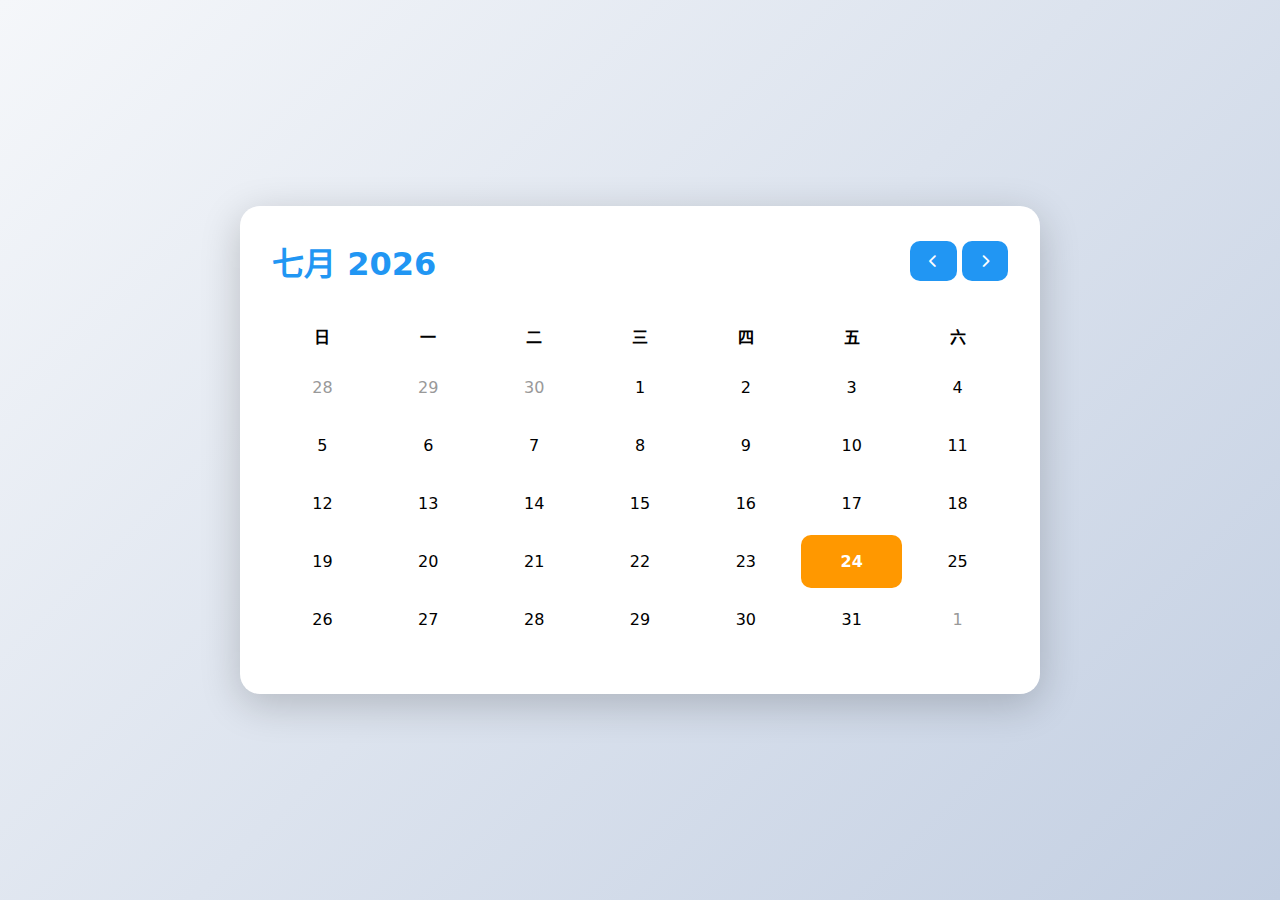
<file: calendar.html>
<!DOCTYPE html>
<html lang="zh-CN">
<head>
    <meta charset="UTF-8">
    <meta name="viewport" content="width=device-width, initial-scale=1.0">
    <title>高级交互式日历</title>
    <link rel="stylesheet" href="https://cdnjs.cloudflare.com/ajax/libs/font-awesome/6.0.0/css/all.min.css">
    <style>
        :root {
            --primary-color: #2196F3;
            --secondary-color: #FF9800;
            --bg-color: #ffffff;
            --text-color: #333333;
            --empty-day-color: #999999;
            --hover-color: #f0f0f0;
        }

        * {
            box-sizing: border-box;
            margin: 0;
            padding: 0;
        }

        body {
            font-family: 'Segoe UI', system-ui;
            background: linear-gradient(135deg, #f5f7fa 0%, #c3cfe2 100%);
            min-height: 100vh;
            display: flex;
            justify-content: center;
            align-items: center;
        }

        .calendar-container {
            background: var(--bg-color);
            border-radius: 20px;
            box-shadow: 0 10px 40px rgba(0,0,0,0.2);
            padding: 2rem;
            width: 90%;
            max-width: 800px;
            position: relative;
            overflow: hidden;
        }

        .calendar-header {
            display: flex;
            justify-content: space-between;
            align-items: center;
            margin-bottom: 2rem;
        }

        .month-year {
            font-size: 2rem;
            color: var(--primary-color);
            font-weight: 600;
        }

        .nav-buttons button {
            background: var(--primary-color);
            border: none;
            color: white;
            padding: 0.8rem 1.2rem;
            border-radius: 10px;
            cursor: pointer;
            transition: transform 0.2s;
        }

        .nav-buttons button:hover {
            transform: scale(1.05);
        }

        .calendar-grid {
            display: grid;
            grid-template-columns: repeat(7, 1fr);
            gap: 5px;
            margin-bottom: 1rem;
        }

        .calendar-day {
            padding: 1rem;
            text-align: center;
            border-radius: 10px;
            cursor: pointer;
            transition: all 0.2s;
            position: relative;
            background: transparent;
            border: 1px solid transparent;
        }

        .calendar-day:hover {
            background: var(--hover-color);
        }

        .calendar-day.today {
            background: var(--secondary-color);
            color: white;
            font-weight: bold;
        }

        .calendar-day.empty {
            color: var(--empty-day-color);
            cursor: default;
        }

        .calendar-day.empty:hover {
            background: transparent;
        }

        .calendar-day.selected {
            border: 2px solid var(--primary-color);
            box-sizing: border-box;
        }

        .weekday-header {
            font-weight: bold;
            text-align: center;
            padding: 0.5rem;
        }

        @media (max-width: 600px) {
            .calendar-container {
                padding: 1rem;
            }
            
            .month-year {
                font-size: 1.5rem;
            }
        }
    </style>
</head>
<body>
    <div class="calendar-container">
        <div class="calendar-header">
            <div class="month-year" id="monthYear"></div>
            <div class="nav-buttons">
                <button onclick="changeMonth(-1)"><i class="fas fa-chevron-left"></i></button>
                <button onclick="changeMonth(1)"><i class="fas fa-chevron-right"></i></button>
            </div>
        </div>

        <div class="calendar-grid" id="calendarGrid"></div>
    </div>

    <script>
        let currentDate = new Date();
        let selectedDate = null;

        function generateCalendar() {
            const calendarGrid = document.getElementById('calendarGrid');
            calendarGrid.innerHTML = '';
            
            const monthYear = document.getElementById('monthYear');
            const monthNames = ['一月', '二月', '三月', '四月', '五月', '六月', 
                              '七月', '八月', '九月', '十月', '十一月', '十二月'];
            
            monthYear.textContent = `${monthNames[currentDate.getMonth()]} ${currentDate.getFullYear()}`;

            const firstDay = new Date(currentDate.getFullYear(), currentDate.getMonth(), 1);
            const lastDay = new Date(currentDate.getFullYear(), currentDate.getMonth() + 1, 0);
            const daysInMonth = lastDay.getDate();
            const startingDay = firstDay.getDay();
            
            // 生成星期标题
            const weekdays = ['日', '一', '二', '三', '四', '五', '六'];
            for (let i = 0; i < weekdays.length; i++) {
                const weekdayElement = document.createElement('div');
                weekdayElement.className = 'weekday-header';
                weekdayElement.textContent = weekdays[i];
                calendarGrid.appendChild(weekdayElement);
            }

            // 获取上个月的最后几天
            const prevMonthLastDay = new Date(currentDate.getFullYear(), currentDate.getMonth(), 0).getDate();
            
            // 生成上个月的末尾几天（灰色显示）
            for (let i = 0; i < startingDay; i++) {
                const day = prevMonthLastDay - startingDay + i + 1;
                const dayElement = document.createElement('div');
                dayElement.className = 'calendar-day empty';
                dayElement.textContent = day;
                calendarGrid.appendChild(dayElement);
            }

            // 生成当前月的日期
            for (let day = 1; day <= daysInMonth; day++) {
                const date = new Date(currentDate.getFullYear(), currentDate.getMonth(), day);
                const dayElement = document.createElement('div');
                dayElement.className = 'calendar-day';
                dayElement.textContent = day;
                
                if (isToday(date)) {
                    dayElement.classList.add('today');
                }
                
                if (selectedDate && isSameDate(date, selectedDate)) {
                    dayElement.classList.add('selected');
                }
                
                dayElement.onclick = () => selectDate(date);
                
                calendarGrid.appendChild(dayElement);
            }

            // 计算需要补充的下个月日期数量
            const totalCells = startingDay + daysInMonth;
            const remainingCells = totalCells % 7 === 0 ? 0 : 7 - (totalCells % 7);
            
            // 生成下个月的开始几天（灰色显示）
            for (let i = 1; i <= remainingCells; i++) {
                const dayElement = document.createElement('div');
                dayElement.className = 'calendar-day empty';
                dayElement.textContent = i;
                calendarGrid.appendChild(dayElement);
            }
        }

        function changeMonth(offset) {
            currentDate.setMonth(currentDate.getMonth() + offset);
            generateCalendar();
        }

        function selectDate(date) {
            selectedDate = date;
            
            // 如果选择的日期不在当前显示的月份，切换到那个月份
            if (date.getMonth() !== currentDate.getMonth() || 
                date.getFullYear() !== currentDate.getFullYear()) {
                currentDate = new Date(date);
                generateCalendar();
            } else {
                // 只是更新选中状态
                const days = document.querySelectorAll('.calendar-day:not(.empty)');
                days.forEach(day => {
                    day.classList.remove('selected');
                });
                
                const selectedDay = Array.from(days).find(day => 
                    parseInt(day.textContent) === date.getDate());
                if (selectedDay) {
                    selectedDay.classList.add('selected');
                }
            }
        }

        function isToday(date) {
            const today = new Date();
            return date.getDate() === today.getDate() && 
                   date.getMonth() === today.getMonth() && 
                   date.getFullYear() === today.getFullYear();
        }

        function isSameDate(date1, date2) {
            return date1.getDate() === date2.getDate() && 
                   date1.getMonth() === date2.getMonth() && 
                   date1.getFullYear() === date2.getFullYear();
        }

        // 初始化
        generateCalendar();
    </script>
</body>
</html>
</file>
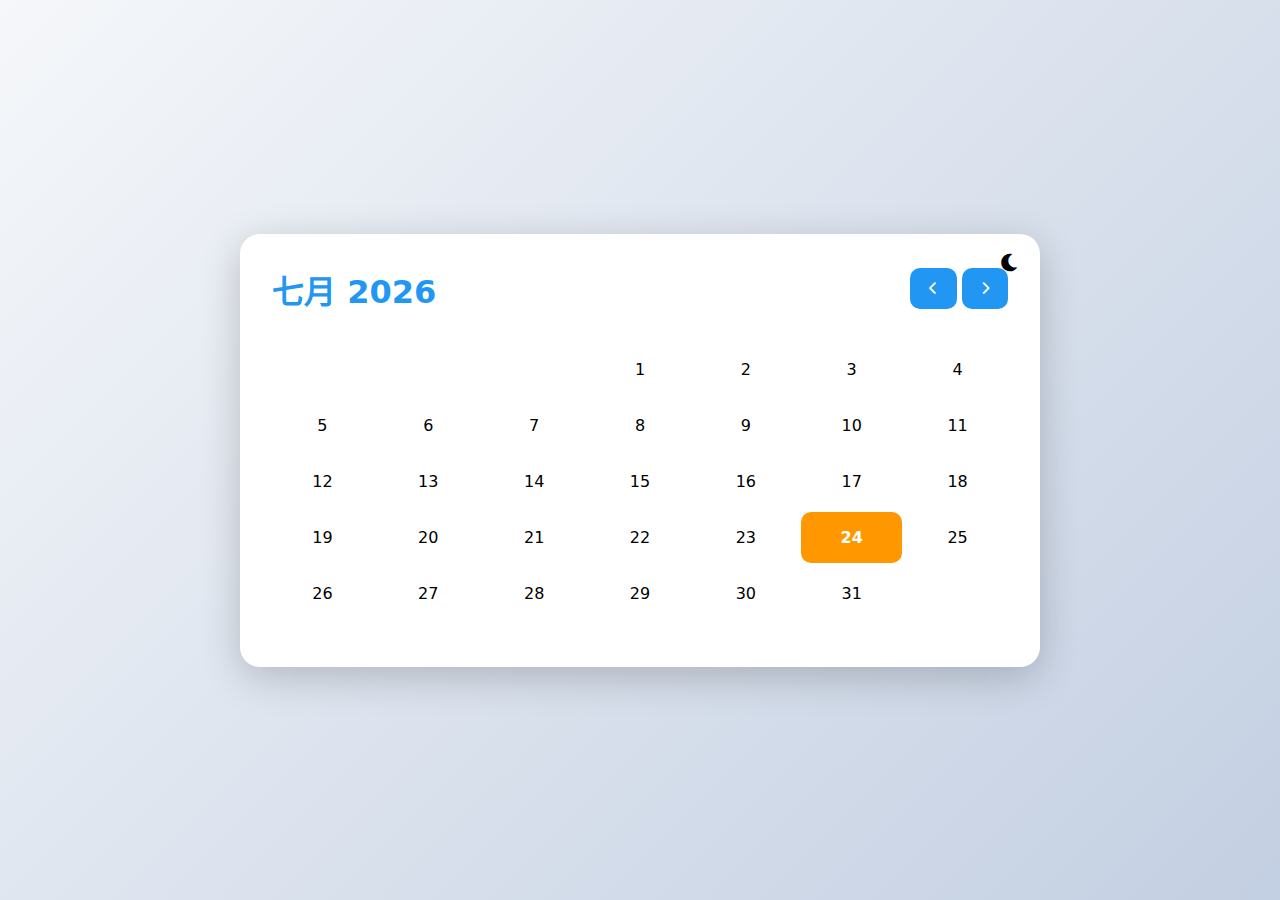
<file: rili.html>
<!DOCTYPE html>
<html lang="zh-CN">
<head>
    <meta charset="UTF-8">
    <meta name="viewport" content="width=device-width, initial-scale=1.0">
    <title>高级交互式日历</title>
    <link rel="stylesheet" href="https://cdnjs.cloudflare.com/ajax/libs/font-awesome/6.0.0/css/all.min.css">
    <style>
        :root {
            --primary-color: #2196F3;
            --secondary-color: #FF9800;
            --bg-color: #ffffff;
            --text-color: #333333;
            --event-color: #4CAF50;
        }

        * {
            box-sizing: border-box;
            margin: 0;
            padding: 0;
        }

        body {
            font-family: 'Segoe UI', system-ui;
            background: linear-gradient(135deg, #f5f7fa 0%, #c3cfe2 100%);
            min-height: 100vh;
            display: flex;
            justify-content: center;
            align-items: center;
            transition: background 0.3s;
        }

        .calendar-container {
            background: var(--bg-color);
            border-radius: 20px;
            box-shadow: 0 10px 40px rgba(0,0,0,0.2);
            padding: 2rem;
            width: 90%;
            max-width: 800px;
            position: relative;
            overflow: hidden;
        }

        .calendar-header {
            display: flex;
            justify-content: space-between;
            align-items: center;
            margin-bottom: 2rem;
            position: relative;
        }

        .month-year {
            font-size: 2rem;
            color: var(--primary-color);
            font-weight: 600;
        }

        .nav-buttons button {
            background: var(--primary-color);
            border: none;
            color: white;
            padding: 0.8rem 1.2rem;
            border-radius: 10px;
            cursor: pointer;
            transition: transform 0.2s;
        }

        .nav-buttons button:hover {
            transform: scale(1.05);
        }

        .calendar-grid {
            display: grid;
            grid-template-columns: repeat(7, 1fr);
            gap: 5px;
            margin-bottom: 1rem;
        }

        .calendar-day {
            padding: 1rem;
            text-align: center;
            border-radius: 10px;
            cursor: pointer;
            transition: all 0.2s;
            position: relative;
            background: rgba(255,255,255,0.1);
        }

        .calendar-day:hover {
            background: var(--primary-color);
            color: white;
        }

        .calendar-day.today {
            background: var(--secondary-color);
            color: white;
            font-weight: bold;
        }

        .calendar-day.event::after {
            content: "•";
            color: var(--event-color);
            position: absolute;
            top: 5px;
            right: 5px;
            font-size: 1.5rem;
        }

        .theme-switcher {
            position: absolute;
            top: 20px;
            right: 20px;
            cursor: pointer;
        }

        /* 暗黑主题 */
        .dark-theme {
            --bg-color: #2d2d2d;
            --text-color: #ffffff;
        }

        /* 事件弹出层 */
        .event-popup {
            position: fixed;
            top: 50%;
            left: 50%;
            transform: translate(-50%, -50%);
            background: white;
            padding: 2rem;
            border-radius: 15px;
            box-shadow: 0 5px 15px rgba(0,0,0,0.3);
            z-index: 1000;
            display: none;
        }

        .event-indicator {
            width: 6px;
            height: 6px;
            background: var(--event-color);
            border-radius: 50%;
            position: absolute;
            bottom: 5px;
            left: 50%;
            transform: translateX(-50%);
        }

        @media (max-width: 600px) {
            .calendar-container {
                padding: 1rem;
            }
            
            .month-year {
                font-size: 1.5rem;
            }
        }
    </style>
</head>
<body>
    <div class="calendar-container">
        <div class="theme-switcher" onclick="toggleTheme()">
            <i class="fas fa-moon fa-lg"></i>
        </div>
        
        <div class="calendar-header">
            <div class="month-year" id="monthYear"></div>
            <div class="nav-buttons">
                <button onclick="changeMonth(-1)"><i class="fas fa-chevron-left"></i></button>
                <button onclick="changeMonth(1)"><i class="fas fa-chevron-right"></i></button>
            </div>
        </div>

        <div class="calendar-grid" id="calendarGrid"></div>
    </div>

    <div class="event-popup" id="eventPopup">
        <h3>添加事件</h3>
        <input type="text" id="eventInput" placeholder="输入事件内容">
        <button onclick="saveEvent()">保存</button>
    </div>

    <script>
        let currentDate = new Date();
        let events = JSON.parse(localStorage.getItem('calendarEvents')) || {};

        function generateCalendar() {
            const calendarGrid = document.getElementById('calendarGrid');
            calendarGrid.innerHTML = '';
            
            const monthYear = document.getElementById('monthYear');
            const monthNames = ['一月', '二月', '三月', '四月', '五月', '六月', 
                              '七月', '八月', '九月', '十月', '十一月', '十二月'];
            
            monthYear.textContent = `${monthNames[currentDate.getMonth()]} ${currentDate.getFullYear()}`;

            const firstDay = new Date(currentDate.getFullYear(), currentDate.getMonth(), 1);
            const lastDay = new Date(currentDate.getFullYear(), currentDate.getMonth() + 1, 0);
            
            // 生成日期格子
            for (let i = 0; i < firstDay.getDay(); i++) {
                calendarGrid.appendChild(createDayElement(''));
            }

            for (let day = 1; day <= lastDay.getDate(); day++) {
                const dateKey = formatDate(new Date(currentDate.getFullYear(), currentDate.getMonth(), day));
                const dayElement = createDayElement(day);
                
                if (isToday(new Date(currentDate.getFullYear(), currentDate.getMonth(), day))) {
                    dayElement.classList.add('today');
                }
                
                if (events[dateKey]) {
                    dayElement.classList.add('event');
                    const indicator = document.createElement('div');
                    indicator.className = 'event-indicator';
                    dayElement.appendChild(indicator);
                }
                
                calendarGrid.appendChild(dayElement);
            }
        }

        function createDayElement(day) {
            const dayElement = document.createElement('div');
            dayElement.className = 'calendar-day';
            dayElement.textContent = day;
            
            if (day) {
                dayElement.onclick = () => showEventPopup(day);
            }
            
            return dayElement;
        }

        function changeMonth(offset) {
            currentDate.setMonth(currentDate.getMonth() + offset);
            generateCalendar();
        }

        function toggleTheme() {
            document.body.classList.toggle('dark-theme');
        }

        function showEventPopup(day) {
            const popup = document.getElementById('eventPopup');
            popup.style.display = 'block';
            // 添加保存事件的逻辑
        }

        function saveEvent() {
            // 保存事件到localStorage
        }

        function isToday(date) {
            const today = new Date();
            return date.toDateString() === today.toDateString();
        }

        function formatDate(date) {
            return `${date.getFullYear()}-${date.getMonth() + 1}-${date.getDate()}`;
        }

        // 初始化
        generateCalendar();
    </script>
</body>
</html>
</file>
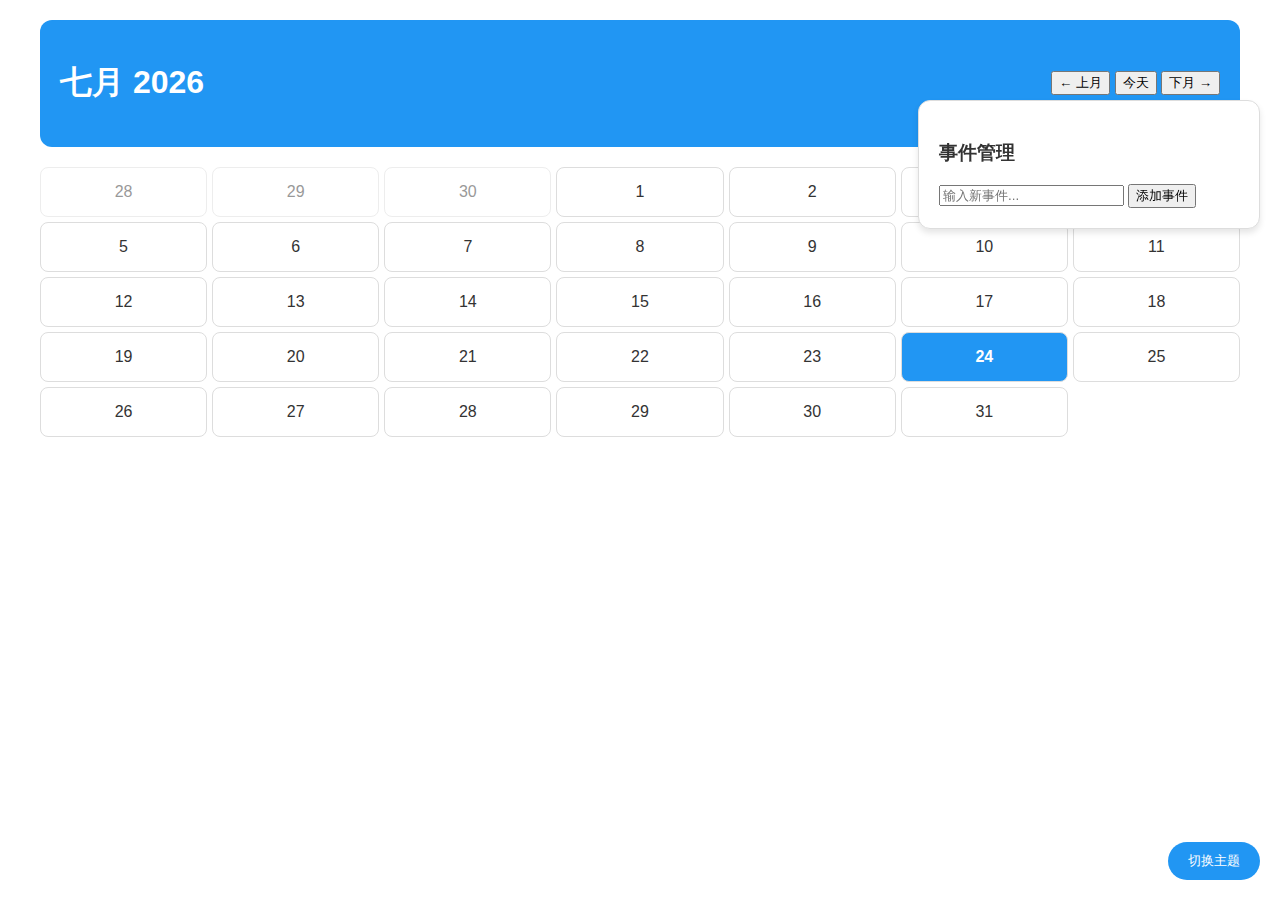
<file: rili1.html>
<!DOCTYPE html>
<html lang="en">
<head>
    <meta charset="UTF-8">
    <meta name="viewport" content="width=device-width, initial-scale=1.0">
    <title>高级日历系统</title>
    <style>
        :root {
            --primary-color: #2196F3;
            --bg-color: #ffffff;
            --text-color: #333333;
            --border-color: #dddddd;
        }

        .dark-mode {
            --primary-color: #90CAF9;
            --bg-color: #1a1a1a;
            --text-color: #ffffff;
            --border-color: #444444;
        }

        body {
            font-family: 'Segoe UI', sans-serif;
            background-color: var(--bg-color);
            color: var(--text-color);
            transition: all 0.3s ease;
            margin: 0;
            padding: 20px;
        }

        .container {
            max-width: 1200px;
            margin: 0 auto;
        }

        .calendar-header {
            display: flex;
            justify-content: space-between;
            align-items: center;
            padding: 20px;
            background-color: var(--primary-color);
            color: white;
            border-radius: 12px;
            margin-bottom: 20px;
        }

        .calendar-grid {
            display: grid;
            grid-template-columns: repeat(7, 1fr);
            gap: 5px;
            margin-bottom: 20px;
        }

        .calendar-day {
            padding: 15px;
            text-align: center;
            background: rgba(255, 255, 255, 0.1);
            border: 1px solid var(--border-color);
            border-radius: 8px;
            cursor: pointer;
            transition: all 0.2s ease;
        }

        .calendar-day:hover {
            background-color: var(--primary-color);
            color: white;
            transform: scale(1.05);
        }

        .other-month {
            opacity: 0.5;
        }

        .today {
            background-color: var(--primary-color);
            color: white;
            font-weight: bold;
        }

        .event-marker {
            width: 6px;
            height: 6px;
            background-color: #ff4081;
            border-radius: 50%;
            margin: 2px auto;
        }

        .event-sidebar {
            position: fixed;
            right: 20px;
            top: 100px;
            width: 300px;
            background-color: var(--bg-color);
            border: 1px solid var(--border-color);
            border-radius: 12px;
            padding: 20px;
            box-shadow: 0 4px 6px rgba(0, 0, 0, 0.1);
        }

        .theme-switch {
            position: fixed;
            bottom: 20px;
            right: 20px;
            padding: 10px 20px;
            background-color: var(--primary-color);
            color: white;
            border: none;
            border-radius: 25px;
            cursor: pointer;
            transition: all 0.3s ease;
        }

        .event-item {
            padding: 10px;
            background-color: rgba(255, 255, 255, 0.1);
            margin: 5px 0;
            border-radius: 6px;
            display: flex;
            justify-content: space-between;
            align-items: center;
        }
    </style>
</head>
<body>
    <div class="container">
        <div class="calendar-header">
            <h1 id="currentMonth"></h1>
            <div>
                <button onclick="changeMonth(-1)">← 上月</button>
                <button onclick="goToToday()">今天</button>
                <button onclick="changeMonth(1)">下月 →</button>
            </div>
        </div>
        <div class="calendar-grid" id="calendarGrid"></div>
    </div>

    <div class="event-sidebar">
        <h3>事件管理</h3>
        <input type="text" id="eventInput" placeholder="输入新事件...">
        <button onclick="addEvent()">添加事件</button>
        <div id="eventList"></div>
    </div>

    <button class="theme-switch" onclick="toggleTheme()">切换主题</button>

    <script>
        let currentDate = new Date();
        let events = JSON.parse(localStorage.getItem('calendarEvents')) || [];
        
        function initCalendar() {
            const monthNames = ["一月", "二月", "三月", "四月", "五月", "六月",
                              "七月", "八月", "九月", "十月", "十一月", "十二月"];
            document.getElementById('currentMonth').textContent = 
                `${monthNames[currentDate.getMonth()]} ${currentDate.getFullYear()}`;

            const calendarGrid = document.getElementById('calendarGrid');
            calendarGrid.innerHTML = '';

            const firstDay = new Date(currentDate.getFullYear(), currentDate.getMonth(), 1);
            const lastDay = new Date(currentDate.getFullYear(), currentDate.getMonth() + 1, 0);
            
            // 生成日期
            for (let i = 0; i < firstDay.getDay(); i++) {
                const prevDate = new Date(firstDay);
                prevDate.setDate(prevDate.getDate() - (firstDay.getDay() - i));
                createDayElement(prevDate, true);
            }

            for (let d = 1; d <= lastDay.getDate(); d++) {
                const date = new Date(currentDate.getFullYear(), currentDate.getMonth(), d);
                createDayElement(date);
            }

            updateEventList();
        }

        function createDayElement(date, isOtherMonth = false) {
            const dayElement = document.createElement('div');
            dayElement.className = `calendar-day ${isOtherMonth ? 'other-month' : ''} ${
                isToday(date) ? 'today' : ''
            }`;
            
            dayElement.innerHTML = `
                <div>${date.getDate()}</div>
                ${hasEvents(date) ? '<div class="event-marker"></div>' : ''}
            `;

            dayElement.addEventListener('click', () => showEventModal(date));
            document.getElementById('calendarGrid').appendChild(dayElement);
        }

        function isToday(date) {
            const today = new Date();
            return date.getDate() === today.getDate() &&
                   date.getMonth() === today.getMonth() &&
                   date.getFullYear() === today.getFullYear();
        }

        function hasEvents(date) {
            return events.some(event => 
                new Date(event.date).toDateString() === date.toDateString()
            );
        }

        function addEvent() {
            const input = document.getElementById('eventInput');
            if (input.value.trim()) {
                events.push({
                    date: new Date(),
                    text: input.value.trim()
                });
                localStorage.setItem('calendarEvents', JSON.stringify(events));
                input.value = '';
                initCalendar();
            }
        }

        function updateEventList() {
            const eventList = document.getElementById('eventList');
            eventList.innerHTML = events.map((event, index) => `
                <div class="event-item">
                    <span>${event.text}</span>
                    <button onclick="deleteEvent(${index})">×</button>
                </div>
            `).join('');
        }

        function deleteEvent(index) {
            events.splice(index, 1);
            localStorage.setItem('calendarEvents', JSON.stringify(events));
            updateEventList();
            initCalendar();
        }

        function changeMonth(offset) {
            currentDate.setMonth(currentDate.getMonth() + offset);
            initCalendar();
        }

        function goToToday() {
            currentDate = new Date();
            initCalendar();
        }

        function toggleTheme() {
            document.body.classList.toggle('dark-mode');
            localStorage.setItem('calendarTheme', document.body.classList.contains('dark-mode') ? 'dark' : 'light');
        }

        // 初始化主题
        if (localStorage.getItem('calendarTheme') === 'dark') {
            document.body.classList.add('dark-mode');
        }

        // 初始化日历
        initCalendar();
    </script>
</body>
</html>
</file>
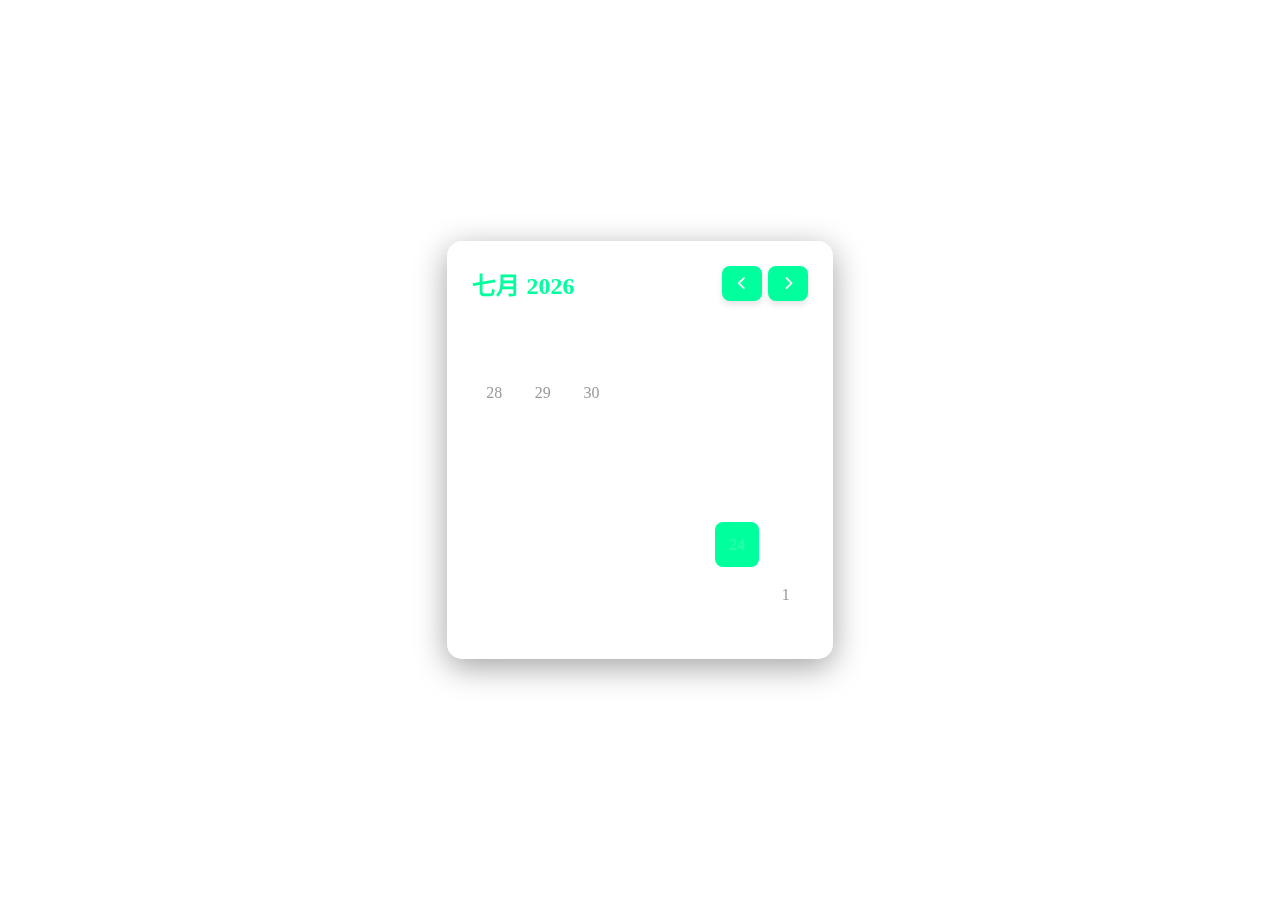
<file: 首页2.html>
<!DOCTYPE html>
<html lang="zh-CN">
<head>
    <meta charset="UTF-8">
    <meta name="viewport" content="width=device-width, initial-scale=1.0">
    <title>高级交互式日历</title>
    <link rel="stylesheet" href="https://cdnjs.cloudflare.com/ajax/libs/font-awesome/6.0.0/css/all.min.css">
    <style>
        :root {
            --primary-color: #00ff9d;
            --secondary-color: #FF9800;
            --bg-color: rgba(255, 255, 255, 0.15);
            --text-color: #ffffff;
            --empty-day-color: #999999;
            --hover-color: rgba(255, 255, 255, 0.3);
        }

        * {
            box-sizing: border-box;
            margin: 0;
            padding: 0;
        }

        body {
            font-family: 'MiSans-Regular', system-ui;
            background: transparent;
            min-height: 100vh;
            display: flex;
            justify-content: center;
            align-items: center;
        }

        .calendar-container {
            background: var(--bg-color);
            backdrop-filter: blur(15px);
            -webkit-backdrop-filter: blur(15px);
            border-radius: 15px;
            padding: 1.5rem;
            width: 100%;
            position: relative;
            overflow: hidden;
            border: 1px solid rgba(255, 255, 255, 0.18);
            box-shadow: 0 8px 32px 0 rgba(0, 0, 0, 0.37);
        }

        .calendar-header {
            display: flex;
            justify-content: space-between;
            align-items: center;
            margin-bottom: 1.5rem;
        }

        .month-year {
            font-size: 1.5rem;
            color: var(--primary-color);
            font-weight: 600;
            font-family: 'MiSans-Demiblod';
        }

        .nav-buttons button {
            background: var(--primary-color);
            border: none;
            color: var(--text-color);
            padding: 0.6rem 1rem;
            border-radius: 8px;
            cursor: pointer;
            transition: all 0.3s ease;
            font-family: 'MiSans-Demiblod';
            box-shadow: 0 4px 6px rgba(0, 0, 0, 0.1);
        }

        .nav-buttons button:hover {
            transform: translateY(-2px);
            box-shadow: 0 6px 8px rgba(0, 0, 0, 0.15);
            opacity: 0.9;
        }

        .calendar-grid {
            display: grid;
            grid-template-columns: repeat(7, 1fr);
            gap: 5px;
            margin-bottom: 1rem;
        }

        .calendar-day {
            padding: 0.8rem;
            text-align: center;
            border-radius: 8px;
            cursor: pointer;
            transition: all 0.3s ease;
            position: relative;
            background: transparent;
            border: 1px solid transparent;
            color: var(--text-color);
            font-family: 'MiSans-Regular';
        }

        .calendar-day:hover {
            background: var(--hover-color);
        }

        .calendar-day.today {
            background: var(--primary-color);
            color: var(--bg-color);
            font-weight: bold;
        }

        .calendar-day.empty {
            color: var(--empty-day-color);
            cursor: default;
        }

        .calendar-day.empty:hover {
            background: transparent;
        }

        .calendar-day.selected {
            border: 2px solid var(--primary-color);
            box-sizing: border-box;
        }

        .weekday-header {
            font-weight: bold;
            text-align: center;
            padding: 0.5rem;
            color: var(--text-color);
            font-family: 'MiSans-Demiblod';
        }

        @media (max-width: 768px) {
            .calendar-container {
                padding: 1rem;
            }
            
            .month-year {
                font-size: 1.2rem;
            }
            
            .calendar-day {
                padding: 0.5rem;
            }
        }
    </style>
</head>
<body>
    <div class="card wide">
        <div class="calendar-container">
            <div class="calendar-header">
                <div class="month-year" id="monthYear"></div>
                <div class="nav-buttons">
                    <button onclick="changeMonth(-1)"><i class="fas fa-chevron-left"></i></button>
                    <button onclick="changeMonth(1)"><i class="fas fa-chevron-right"></i></button>
                </div>
            </div>

            <div class="calendar-grid" id="calendarGrid"></div>
        </div>
    </div>

    <script>
        let currentDate = new Date();
        let selectedDate = null;

        function generateCalendar() {
            const calendarGrid = document.getElementById('calendarGrid');
            calendarGrid.innerHTML = '';
            
            const monthYear = document.getElementById('monthYear');
            const monthNames = ['一月', '二月', '三月', '四月', '五月', '六月', 
                              '七月', '八月', '九月', '十月', '十一月', '十二月'];
            
            monthYear.textContent = `${monthNames[currentDate.getMonth()]} ${currentDate.getFullYear()}`;

            const firstDay = new Date(currentDate.getFullYear(), currentDate.getMonth(), 1);
            const lastDay = new Date(currentDate.getFullYear(), currentDate.getMonth() + 1, 0);
            const daysInMonth = lastDay.getDate();
            const startingDay = firstDay.getDay();
            
            // 生成星期标题
            const weekdays = ['日', '一', '二', '三', '四', '五', '六'];
            for (let i = 0; i < weekdays.length; i++) {
                const weekdayElement = document.createElement('div');
                weekdayElement.className = 'weekday-header';
                weekdayElement.textContent = weekdays[i];
                calendarGrid.appendChild(weekdayElement);
            }

            // 获取上个月的最后几天
            const prevMonthLastDay = new Date(currentDate.getFullYear(), currentDate.getMonth(), 0).getDate();
            
            // 生成上个月的末尾几天（灰色显示）
            for (let i = 0; i < startingDay; i++) {
                const day = prevMonthLastDay - startingDay + i + 1;
                const dayElement = document.createElement('div');
                dayElement.className = 'calendar-day empty';
                dayElement.textContent = day;
                calendarGrid.appendChild(dayElement);
            }

            // 生成当前月的日期
            for (let day = 1; day <= daysInMonth; day++) {
                const date = new Date(currentDate.getFullYear(), currentDate.getMonth(), day);
                const dayElement = document.createElement('div');
                dayElement.className = 'calendar-day';
                dayElement.textContent = day;
                
                if (isToday(date)) {
                    dayElement.classList.add('today');
                }
                
                if (selectedDate && isSameDate(date, selectedDate)) {
                    dayElement.classList.add('selected');
                }
                
                dayElement.onclick = () => selectDate(date);
                
                calendarGrid.appendChild(dayElement);
            }

            // 计算需要补充的下个月日期数量
            const totalCells = startingDay + daysInMonth;
            const remainingCells = totalCells % 7 === 0 ? 0 : 7 - (totalCells % 7);
            
            // 生成下个月的开始几天（灰色显示）
            for (let i = 1; i <= remainingCells; i++) {
                const dayElement = document.createElement('div');
                dayElement.className = 'calendar-day empty';
                dayElement.textContent = i;
                calendarGrid.appendChild(dayElement);
            }
        }

        function changeMonth(offset) {
            currentDate.setMonth(currentDate.getMonth() + offset);
            generateCalendar();
        }

        function selectDate(date) {
            selectedDate = date;
            
            // 如果选择的日期不在当前显示的月份，切换到那个月份
            if (date.getMonth() !== currentDate.getMonth() || 
                date.getFullYear() !== currentDate.getFullYear()) {
                currentDate = new Date(date);
                generateCalendar();
            } else {
                // 只是更新选中状态
                const days = document.querySelectorAll('.calendar-day:not(.empty)');
                days.forEach(day => {
                    day.classList.remove('selected');
                });
                
                const selectedDay = Array.from(days).find(day => 
                    parseInt(day.textContent) === date.getDate());
                if (selectedDay) {
                    selectedDay.classList.add('selected');
                }
            }
        }

        function isToday(date) {
            const today = new Date();
            return date.getDate() === today.getDate() && 
                   date.getMonth() === today.getMonth() && 
                   date.getFullYear() === today.getFullYear();
        }

        function isSameDate(date1, date2) {
            return date1.getDate() === date2.getDate() && 
                   date1.getMonth() === date2.getMonth() && 
                   date1.getFullYear() === date2.getFullYear();
        }

        // 初始化
        generateCalendar();
    </script>
</body>
</html>
</file>
